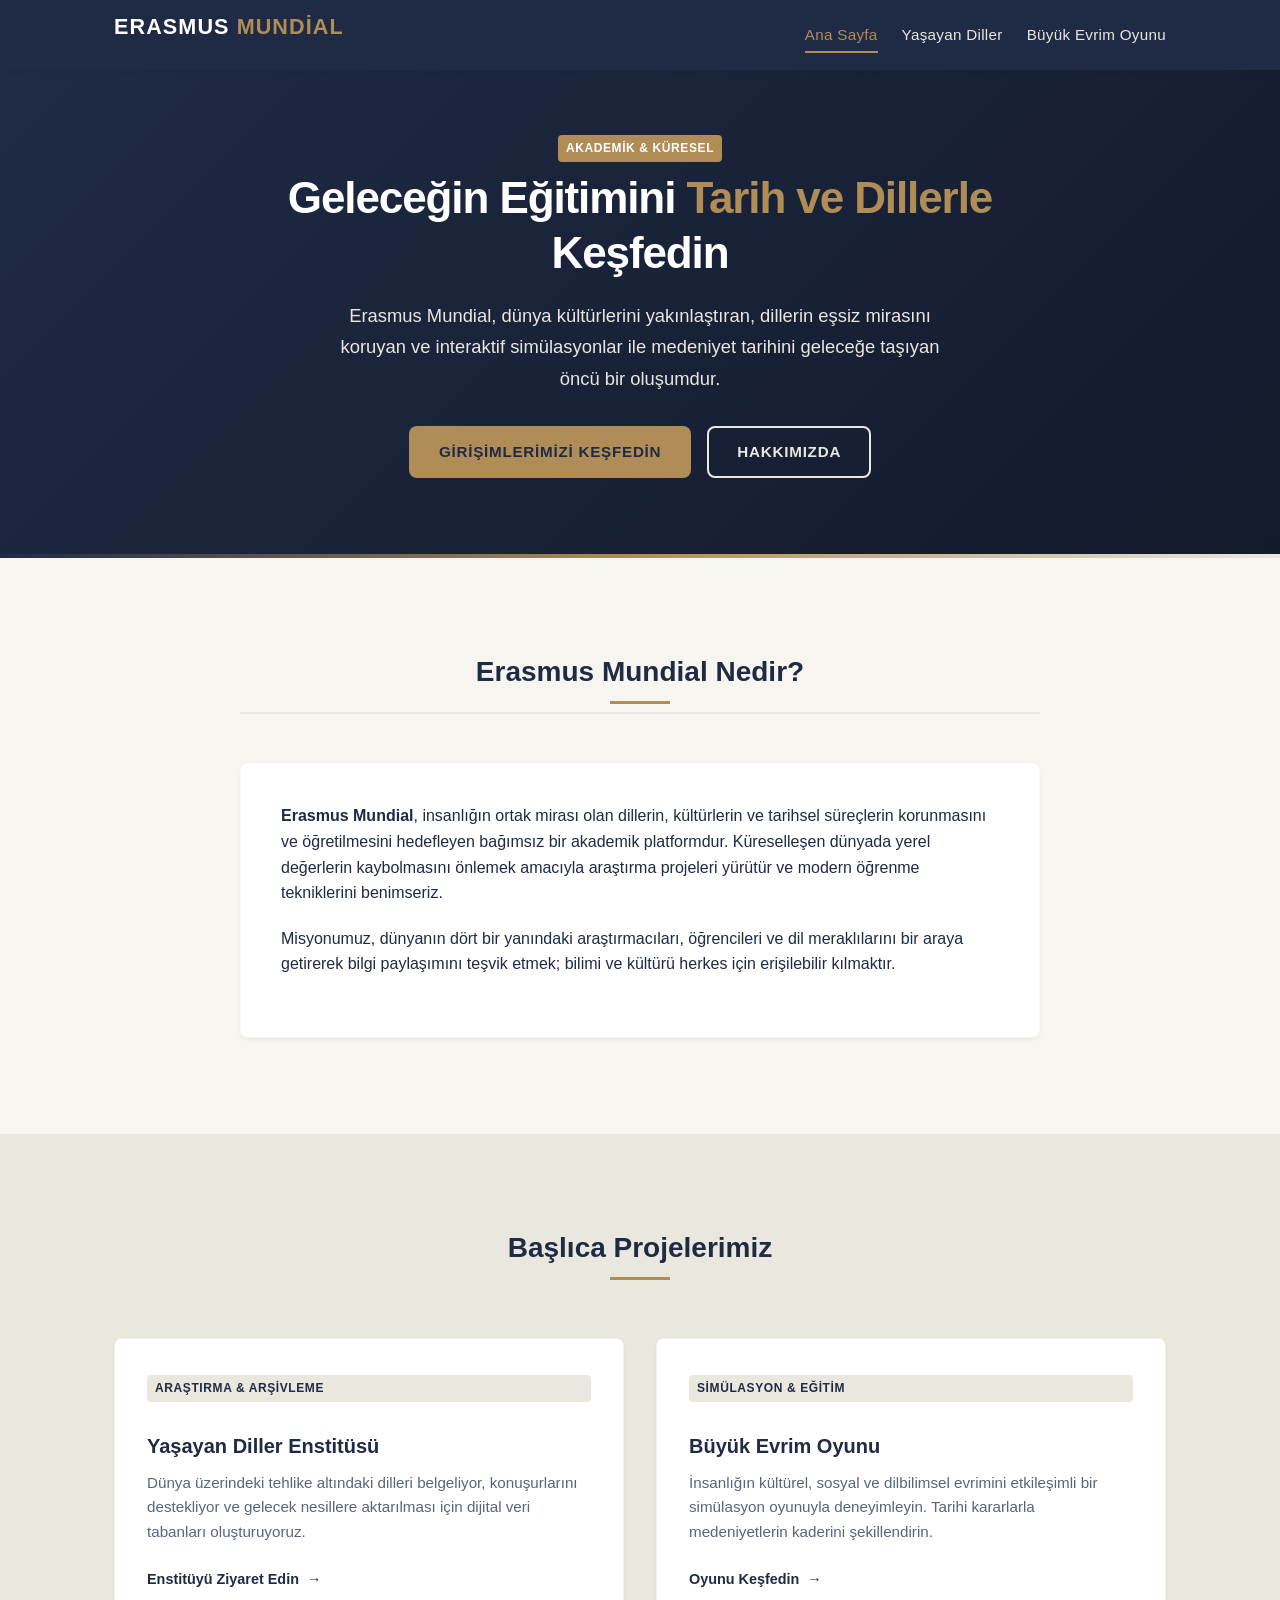
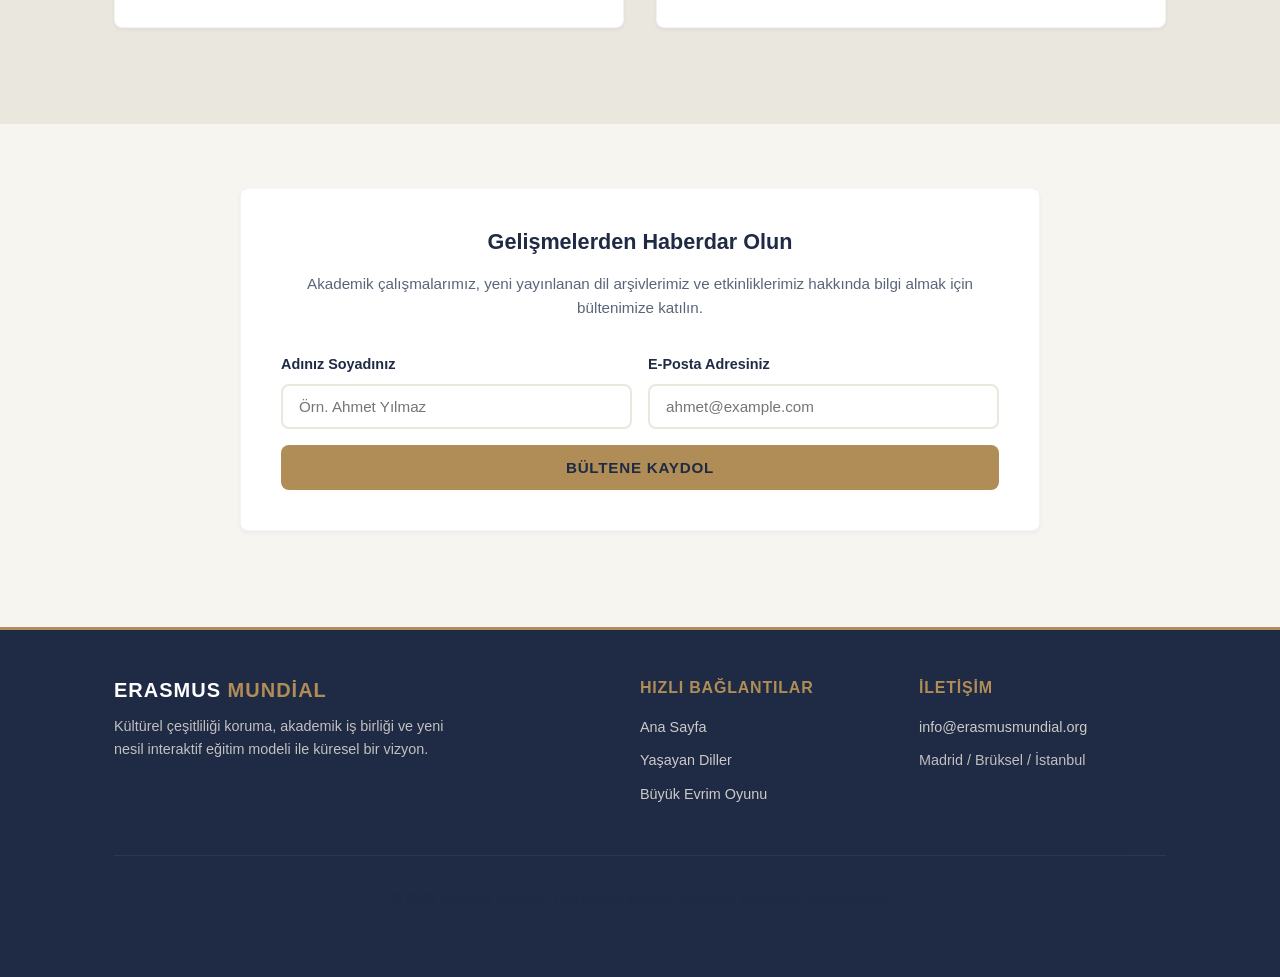
<file: index.html>
<!DOCTYPE html>
<html lang="tr">
<head>
  <meta charset="UTF-8">
  <meta name="viewport" content="width=device-width, initial-scale=1.0">
  <meta name="description" content="Erasmus Mundial - Küresel kültürleri bir araya getiren, dil miraslarını koruyan ve interaktif simülasyonlar sunan akademik tabanlı eğitim platformu.">
  <meta name="keywords" content="erasmus mundial, yaşayan diller enstitüsü, büyük evrim oyunu, kültürel miras, dil eğitimi, statik site">
  <meta name="author" content="Erasmus Mundial">
  <title>Erasmus Mundial | Küresel Eğitim ve Kültürel Keşif Platformu</title>
  
  <!-- System Fonts stylesheets are not required, we use system-ui stack directly in style.css -->
  <link rel="stylesheet" href="./assets/css/style.css">
</head>
<body>

  <!-- Navigation Header -->
  <header>
    <div class="container header-container">
      <a href="./index.html" class="logo-link" id="nav-logo">
        <h1 class="logo-text">Erasmus <span>Mundial</span></h1>
      </a>
      
      <button class="hamburger" id="hamburger" aria-label="Menüyü Aç/Kapat" aria-expanded="false">
        <span class="hamburger-line"></span>
        <span class="hamburger-line"></span>
        <span class="hamburger-line"></span>
      </button>
      
      <ul class="nav-menu" id="nav-menu">
        <li><a href="./index.html" class="nav-link" id="link-home">Ana Sayfa</a></li>
        <li><a href="./livinglanguages/index.html" class="nav-link" id="link-livinglanguages">Yaşayan Diller</a></li>
        <li><a href="./evolution/index.html" class="nav-link" id="link-evolution">Büyük Evrim Oyunu</a></li>
      </ul>
    </div>
  </header>

  <main>
    <!-- Hero Section -->
    <section class="hero fade-in" id="hero-section">
      <div class="container hero-content">
        <span class="badge badge-accent">Akademik & Küresel</span>
        <h1>Geleceğin Eğitimini <span>Tarih ve Dillerle</span> Keşfedin</h1>
        <p>Erasmus Mundial, dünya kültürlerini yakınlaştıran, dillerin eşsiz mirasını koruyan ve interaktif simülasyonlar ile medeniyet tarihini geleceğe taşıyan öncü bir oluşumdur.</p>
        <div class="btn-group">
          <a href="#initiatives" class="btn btn-primary" id="btn-explore">Girişimlerimizi Keşfedin</a>
          <a href="#about" class="btn btn-secondary" id="btn-learn-more">Hakkımızda</a>
        </div>
      </div>
    </section>

    <!-- About Section -->
    <section class="section container fade-in" id="about">
      <div class="content-wrapper">
        <h2 class="section-title" id="about-title">Erasmus Mundial Nedir?</h2>
        <div class="content-block">
          <p><strong>Erasmus Mundial</strong>, insanlığın ortak mirası olan dillerin, kültürlerin ve tarihsel süreçlerin korunmasını ve öğretilmesini hedefleyen bağımsız bir akademik platformdur. Küreselleşen dünyada yerel değerlerin kaybolmasını önlemek amacıyla araştırma projeleri yürütür ve modern öğrenme tekniklerini benimseriz.</p>
          <p>Misyonumuz, dünyanın dört bir yanındaki araştırmacıları, öğrencileri ve dil meraklılarını bir araya getirerek bilgi paylaşımını teşvik etmek; bilimi ve kültürü herkes için erişilebilir kılmaktır.</p>
        </div>
      </div>
    </section>

    <!-- Initiatives Section -->
    <section class="section section-dark fade-in" id="initiatives">
      <div class="container">
        <h2 class="section-title" id="initiatives-title">Başlıca Projelerimiz</h2>
        
        <div class="grid grid-2">
          <!-- Card 1: Living Languages -->
          <div class="card" id="card-livinglanguages">
            <span class="badge">Araştırma & Arşivleme</span>
            <h3 class="card-title">Yaşayan Diller Enstitüsü</h3>
            <p class="card-desc">Dünya üzerindeki tehlike altındaki dilleri belgeliyor, konuşurlarını destekliyor ve gelecek nesillere aktarılması için dijital veri tabanları oluşturuyoruz.</p>
            <a href="./livinglanguages/index.html" class="card-link" id="card-link-languages">
              Enstitüyü Ziyaret Edin <span>&rarr;</span>
            </a>
          </div>

          <!-- Card 2: Evolution Game -->
          <div class="card" id="card-evolution">
            <span class="badge">Simülasyon & Eğitim</span>
            <h3 class="card-title">Büyük Evrim Oyunu</h3>
            <p class="card-desc">İnsanlığın kültürel, sosyal ve dilbilimsel evrimini etkileşimli bir simülasyon oyunuyla deneyimleyin. Tarihi kararlarla medeniyetlerin kaderini şekillendirin.</p>
            <a href="./evolution/index.html" class="card-link" id="card-link-evolution">
              Oyunu Keşfedin <span>&rarr;</span>
            </a>
          </div>
        </div>
      </div>
    </section>

    <!-- Newsletter Section -->
    <section class="section container fade-in" id="newsletter">
      <div class="content-wrapper">
        <div class="content-block" style="text-align: center;">
          <h3 id="newsletter-title" style="border: none; margin-bottom: 0.5rem;">Gelişmelerden Haberdar Olun</h3>
          <p style="color: var(--color-text-muted); font-size: 0.95rem; margin-bottom: 2rem;">Akademik çalışmalarımız, yeni yayınlanan dil arşivlerimiz ve etkinliklerimiz hakkında bilgi almak için bültenimize katılın.</p>
          
          <form class="static-form" id="newsletter-form">
            <div class="grid grid-2" style="margin-bottom: 1rem; gap: 1rem;">
              <div class="form-group" style="margin-bottom: 0;">
                <label for="name" class="form-label">Adınız Soyadınız</label>
                <input type="text" id="name" class="form-control" placeholder="Örn. Ahmet Yılmaz" required>
              </div>
              <div class="form-group" style="margin-bottom: 0;">
                <label for="email" class="form-label">E-Posta Adresiniz</label>
                <input type="email" id="email" class="form-control" placeholder="ahmet@example.com" required>
              </div>
            </div>
            <button type="submit" class="btn btn-primary" style="width: 100%;" id="btn-submit-newsletter">Bültene Kaydol</button>
            <div class="success-message" id="newsletter-success">
              Teşekkürler! Bülten kaydınız başarıyla alındı.
            </div>
          </form>
        </div>
      </div>
    </section>
  </main>

  <!-- Footer -->
  <footer>
    <div class="container">
      <div class="footer-grid">
        <div class="footer-brand" id="footer-brand-section">
          <h4>Erasmus <span>Mundial</span></h4>
          <p>Kültürel çeşitliliği koruma, akademik iş birliği ve yeni nesil interaktif eğitim modeli ile küresel bir vizyon.</p>
        </div>
        
        <div class="footer-links" id="footer-navigation">
          <h5>Hızlı Bağlantılar</h5>
          <ul>
            <li><a href="./index.html">Ana Sayfa</a></li>
            <li><a href="./livinglanguages/index.html">Yaşayan Diller</a></li>
            <li><a href="./evolution/index.html">Büyük Evrim Oyunu</a></li>
          </ul>
        </div>
        
        <div class="footer-links" id="footer-contact">
          <h5>İletişim</h5>
          <ul>
            <li><a href="mailto:info@erasmusmundial.org" target="_blank" rel="noopener noreferrer">info@erasmusmundial.org</a></li>
            <li><span style="font-size: 0.9rem; opacity: 0.8;">Madrid / Brüksel / İstanbul</span></li>
          </ul>
        </div>
      </div>
      
      <div class="footer-bottom" id="footer-copyright">
        <p>&copy; 2026 Erasmus Mundial. Tüm hakları saklıdır. Akademik amaçlarla hazırlanmıştır.</p>
      </div>
    </div>
  </footer>

  <script src="./assets/js/main.js"></script>
</body>
</html>
</file>
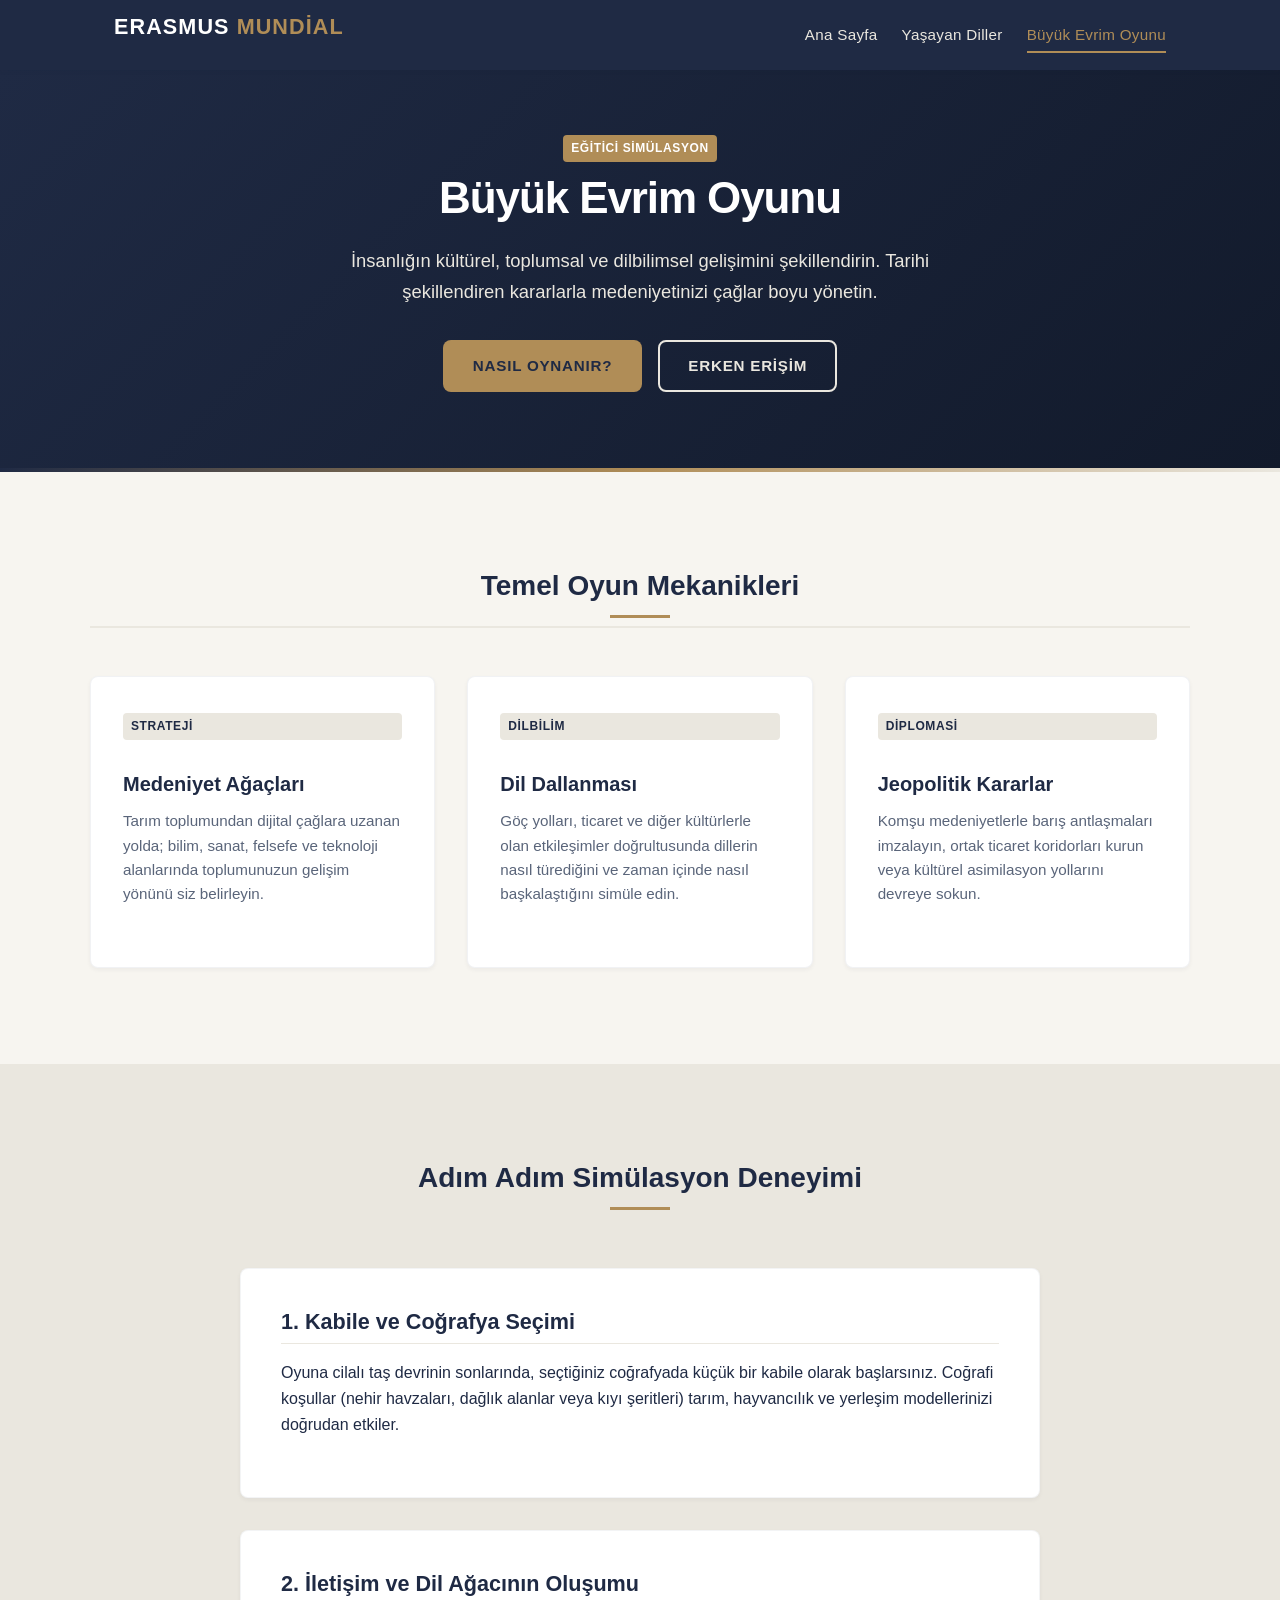
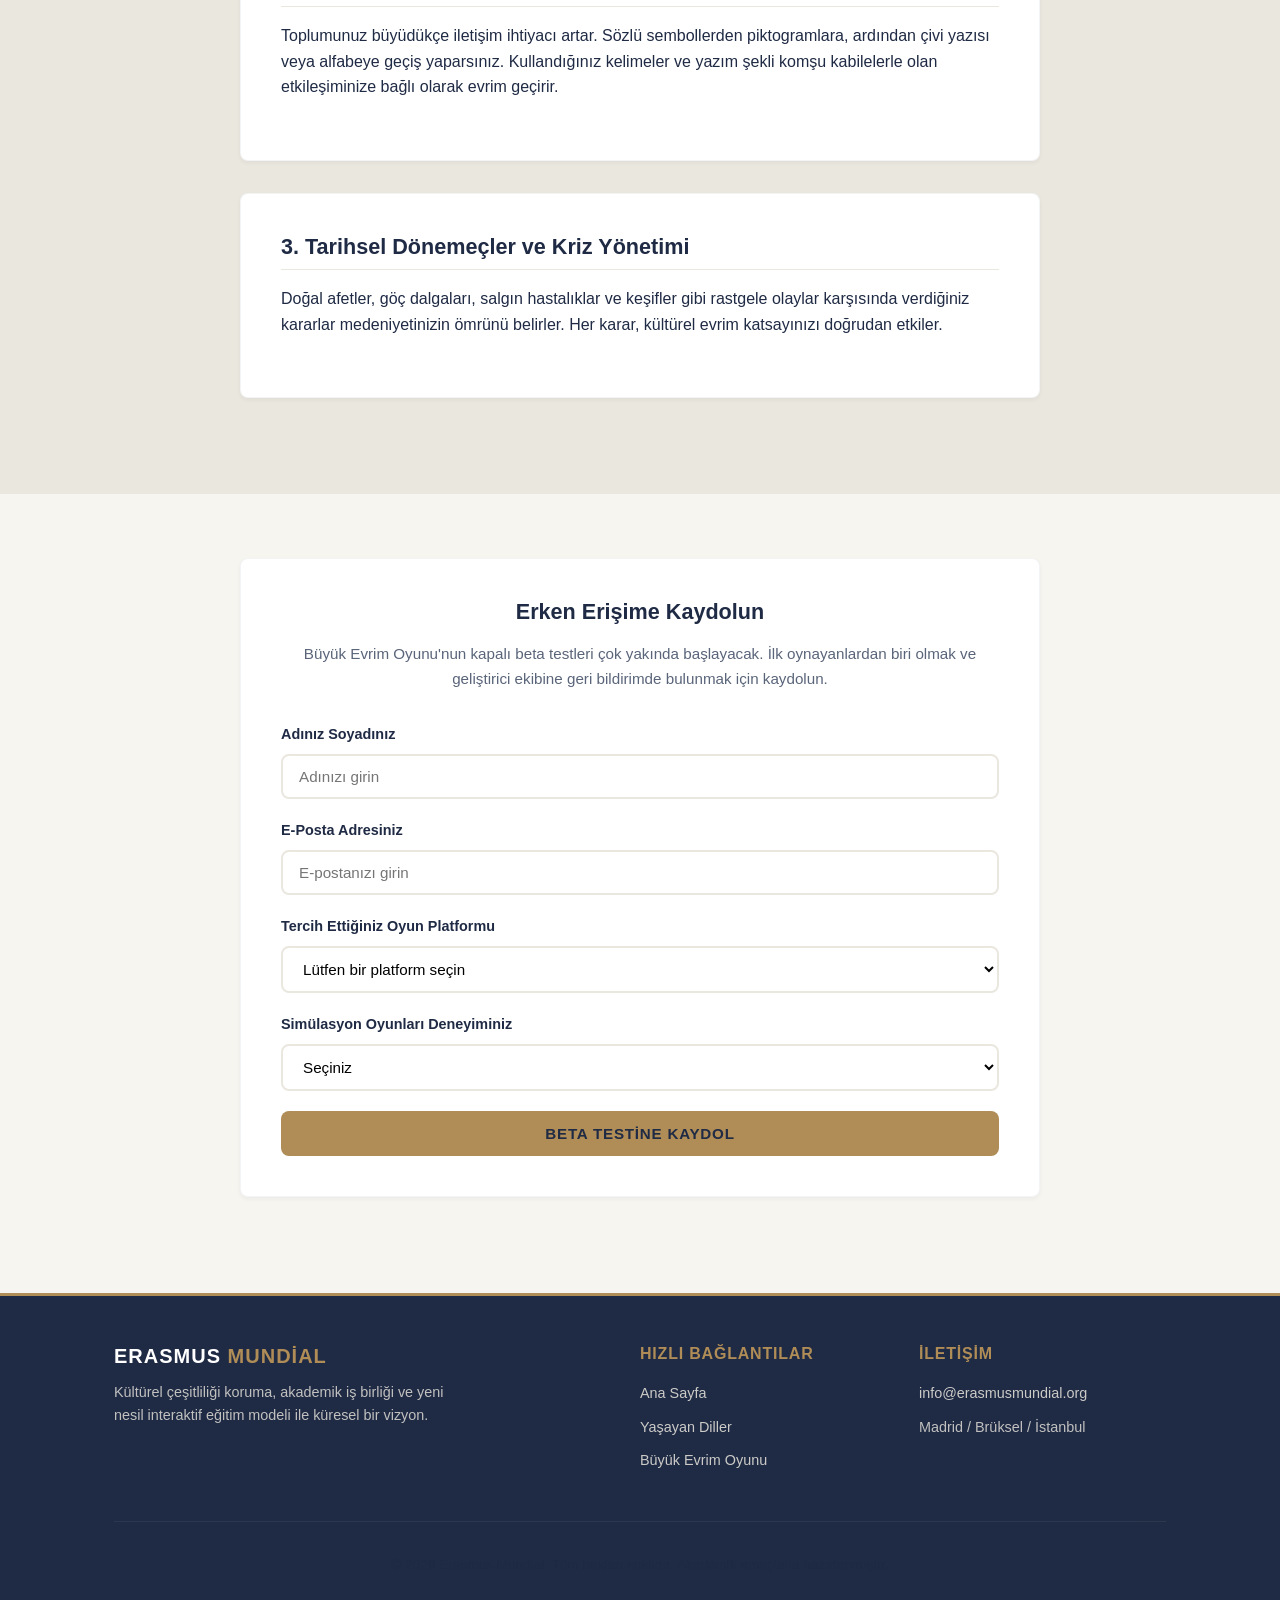
<file: evolution/index.html>
<!DOCTYPE html>
<html lang="tr">
<head>
  <meta charset="UTF-8">
  <meta name="viewport" content="width=device-width, initial-scale=1.0">
  <meta name="description" content="Büyük Evrim Oyunu - İnsanlık tarihini, medeniyetlerin yükselişini ve dil ailelerinin evrimini konu alan stratejik eğitim simülasyonu.">
  <meta name="keywords" content="büyük evrim oyunu, medeniyet simülasyonu, dil evrimi, eğitici oyun, erasmus mundial">
  <meta name="author" content="Erasmus Mundial">
  <title>Büyük Evrim Oyunu | Erasmus Mundial</title>
  
  <link rel="stylesheet" href="../assets/css/style.css">
</head>
<body>

  <!-- Navigation Header -->
  <header>
    <div class="container header-container">
      <a href="../index.html" class="logo-link" id="nav-logo">
        <h1 class="logo-text">Erasmus <span>Mundial</span></h1>
      </a>
      
      <button class="hamburger" id="hamburger" aria-label="Menüyü Aç/Kapat" aria-expanded="false">
        <span class="hamburger-line"></span>
        <span class="hamburger-line"></span>
        <span class="hamburger-line"></span>
      </button>
      
      <ul class="nav-menu" id="nav-menu">
        <li><a href="../index.html" class="nav-link" id="link-home">Ana Sayfa</a></li>
        <li><a href="../livinglanguages/index.html" class="nav-link" id="link-livinglanguages">Yaşayan Diller</a></li>
        <li><a href="../evolution/index.html" class="nav-link" id="link-evolution">Büyük Evrim Oyunu</a></li>
      </ul>
    </div>
  </header>

  <main>
    <!-- Hero Section -->
    <section class="hero fade-in" id="evolution-hero">
      <div class="container hero-content">
        <span class="badge badge-accent">Eğitici Simülasyon</span>
        <h1>Büyük Evrim Oyunu</h1>
        <p>İnsanlığın kültürel, toplumsal ve dilbilimsel gelişimini şekillendirin. Tarihi şekillendiren kararlarla medeniyetinizi çağlar boyu yönetin.</p>
        <div class="btn-group">
          <a href="#concept" class="btn btn-primary" id="btn-view-concept">Nasıl Oynanır?</a>
          <a href="#beta" class="btn btn-secondary" id="btn-beta-register">Erken Erişim</a>
        </div>
      </div>
    </section>

    <!-- Game Mechanics -->
    <section class="section container fade-in" id="mechanics">
      <h2 class="section-title" id="mechanics-title">Temel Oyun Mekanikleri</h2>
      
      <div class="grid grid-3">
        <!-- Card 1 -->
        <div class="card" id="card-civilization">
          <span class="badge">Strateji</span>
          <h3 class="card-title">Medeniyet Ağaçları</h3>
          <p class="card-desc">Tarım toplumundan dijital çağlara uzanan yolda; bilim, sanat, felsefe ve teknoloji alanlarında toplumunuzun gelişim yönünü siz belirleyin.</p>
        </div>

        <!-- Card 2 -->
        <div class="card" id="card-linguistics">
          <span class="badge">Dilbilim</span>
          <h3 class="card-title">Dil Dallanması</h3>
          <p class="card-desc">Göç yolları, ticaret ve diğer kültürlerle olan etkileşimler doğrultusunda dillerin nasıl türediğini ve zaman içinde nasıl başkalaştığını simüle edin.</p>
        </div>

        <!-- Card 3 -->
        <div class="card" id="card-geopolitics">
          <span class="badge">Diplomasi</span>
          <h3 class="card-title">Jeopolitik Kararlar</h3>
          <p class="card-desc">Komşu medeniyetlerle barış antlaşmaları imzalayın, ortak ticaret koridorları kurun veya kültürel asimilasyon yollarını devreye sokun.</p>
        </div>
      </div>
    </section>

    <!-- How It Works / Timeline -->
    <section class="section section-dark fade-in" id="concept">
      <div class="container">
        <div class="content-wrapper">
          <h2 class="section-title" id="concept-title">Adım Adım Simülasyon Deneyimi</h2>
          
          <div class="content-block">
            <h3 id="step1-title">1. Kabile ve Coğrafya Seçimi</h3>
            <p>Oyuna cilalı taş devrinin sonlarında, seçtiğiniz coğrafyada küçük bir kabile olarak başlarsınız. Coğrafi koşullar (nehir havzaları, dağlık alanlar veya kıyı şeritleri) tarım, hayvancılık ve yerleşim modellerinizi doğrudan etkiler.</p>
          </div>

          <div class="content-block">
            <h3 id="step2-title">2. İletişim ve Dil Ağacının Oluşumu</h3>
            <p>Toplumunuz büyüdükçe iletişim ihtiyacı artar. Sözlü sembollerden piktogramlara, ardından çivi yazısı veya alfabeye geçiş yaparsınız. Kullandığınız kelimeler ve yazım şekli komşu kabilelerle olan etkileşiminize bağlı olarak evrim geçirir.</p>
          </div>

          <div class="content-block">
            <h3 id="step3-title">3. Tarihsel Dönemeçler ve Kriz Yönetimi</h3>
            <p>Doğal afetler, göç dalgaları, salgın hastalıklar ve keşifler gibi rastgele olaylar karşısında verdiğiniz kararlar medeniyetinizin ömrünü belirler. Her karar, kültürel evrim katsayınızı doğrudan etkiler.</p>
          </div>
        </div>
      </div>
    </section>

    <!-- Beta Registration Form -->
    <section class="section container fade-in" id="beta">
      <div class="content-wrapper">
        <div class="content-block">
          <h3 style="text-align: center; border: none; margin-bottom: 0.5rem;" id="beta-form-title">Erken Erişime Kaydolun</h3>
          <p style="text-align: center; color: var(--color-text-muted); font-size: 0.95rem; margin-bottom: 2rem;">Büyük Evrim Oyunu'nun kapalı beta testleri çok yakında başlayacak. İlk oynayanlardan biri olmak ve geliştirici ekibine geri bildirimde bulunmak için kaydolun.</p>
          
          <form class="static-form" id="evolution-form">
            <div class="form-group">
              <label for="b-name" class="form-label">Adınız Soyadınız</label>
              <input type="text" id="b-name" class="form-control" placeholder="Adınızı girin" required>
            </div>
            
            <div class="form-group">
              <label for="b-email" class="form-label">E-Posta Adresiniz</label>
              <input type="email" id="b-email" class="form-control" placeholder="E-postanızı girin" required>
            </div>

            <div class="form-group">
              <label for="b-platform" class="form-label">Tercih Ettiğiniz Oyun Platformu</label>
              <select id="b-platform" class="form-control" required>
                <option value="" disabled selected>Lütfen bir platform seçin</option>
                <option value="web">Web Tarayıcı</option>
                <option value="pc">PC / Mac (Masaüstü Uygulaması)</option>
                <option value="mobile">Mobil (iOS / Android)</option>
              </select>
            </div>

            <div class="form-group">
              <label for="b-experience" class="form-label">Simülasyon Oyunları Deneyiminiz</label>
              <select id="b-experience" class="form-control" required>
                <option value="" disabled selected>Seçiniz</option>
                <option value="none">Yeni Başlayan</option>
                <option value="medium">Ara Sıra Oynayan</option>
                <option value="hardcore">Sıkı Simülasyon Oyuncusu</option>
              </select>
            </div>

            <button type="submit" class="btn btn-primary" style="width: 100%;" id="btn-submit-evolution">Beta Testine Kaydol</button>
            <div class="success-message" id="evolution-success">
              Beta kaydınız başarıyla tamamlandı! Ayrıntılar e-posta adresinize gönderilecektir.
            </div>
          </form>
        </div>
      </div>
    </section>
  </main>

  <!-- Footer -->
  <footer>
    <div class="container">
      <div class="footer-grid">
        <div class="footer-brand" id="footer-brand-section">
          <h4>Erasmus <span>Mundial</span></h4>
          <p>Kültürel çeşitliliği koruma, akademik iş birliği ve yeni nesil interaktif eğitim modeli ile küresel bir vizyon.</p>
        </div>
        
        <div class="footer-links" id="footer-navigation">
          <h5>Hızlı Bağlantılar</h5>
          <ul>
            <li><a href="../index.html">Ana Sayfa</a></li>
            <li><a href="../livinglanguages/index.html">Yaşayan Diller</a></li>
            <li><a href="../evolution/index.html">Büyük Evrim Oyunu</a></li>
          </ul>
        </div>
        
        <div class="footer-links" id="footer-contact">
          <h5>İletişim</h5>
          <ul>
            <li><a href="mailto:info@erasmusmundial.org" target="_blank" rel="noopener noreferrer">info@erasmusmundial.org</a></li>
            <li><span style="font-size: 0.9rem; opacity: 0.8;">Madrid / Brüksel / İstanbul</span></li>
          </ul>
        </div>
      </div>
      
      <div class="footer-bottom" id="footer-copyright">
        <p>&copy; 2026 Erasmus Mundial. Tüm hakları saklıdır. Akademik amaçlarla hazırlanmıştır.</p>
      </div>
    </div>
  </footer>

  <script src="../assets/js/main.js"></script>
</body>
</html>
</file>
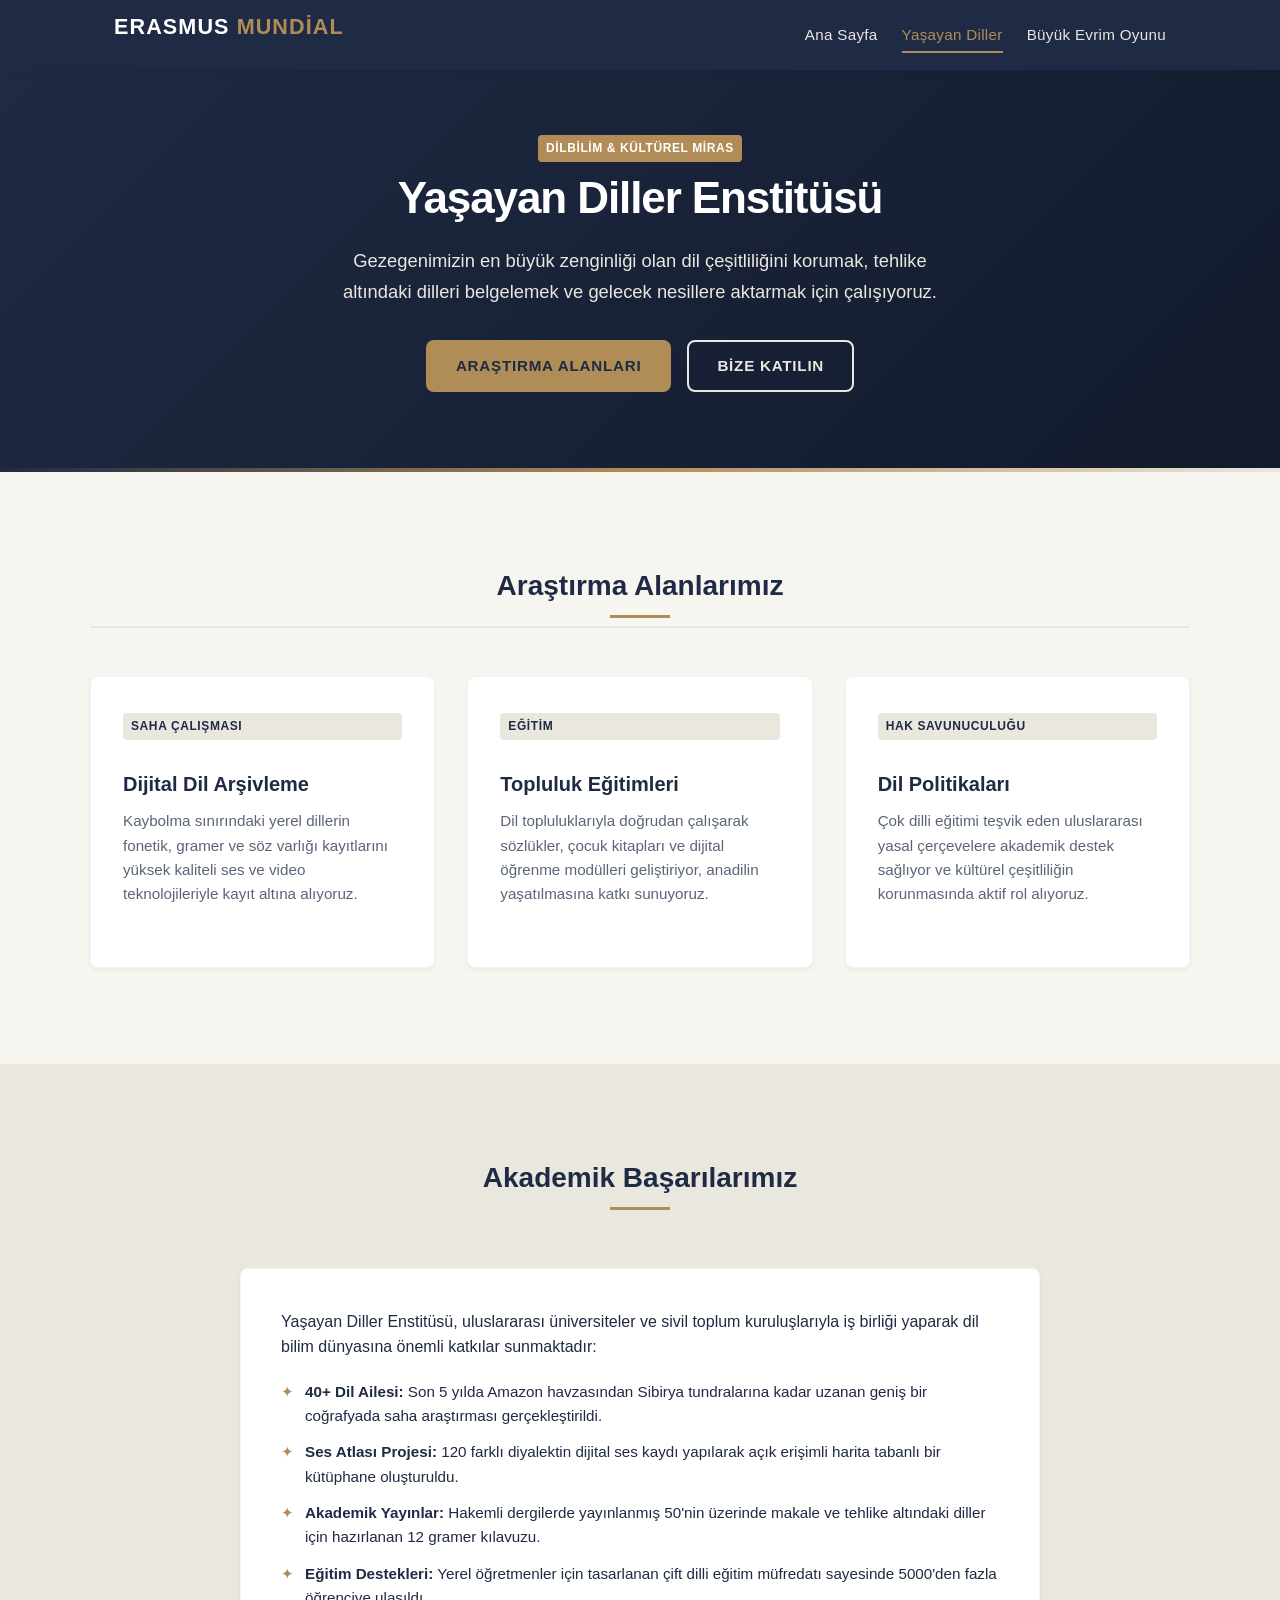
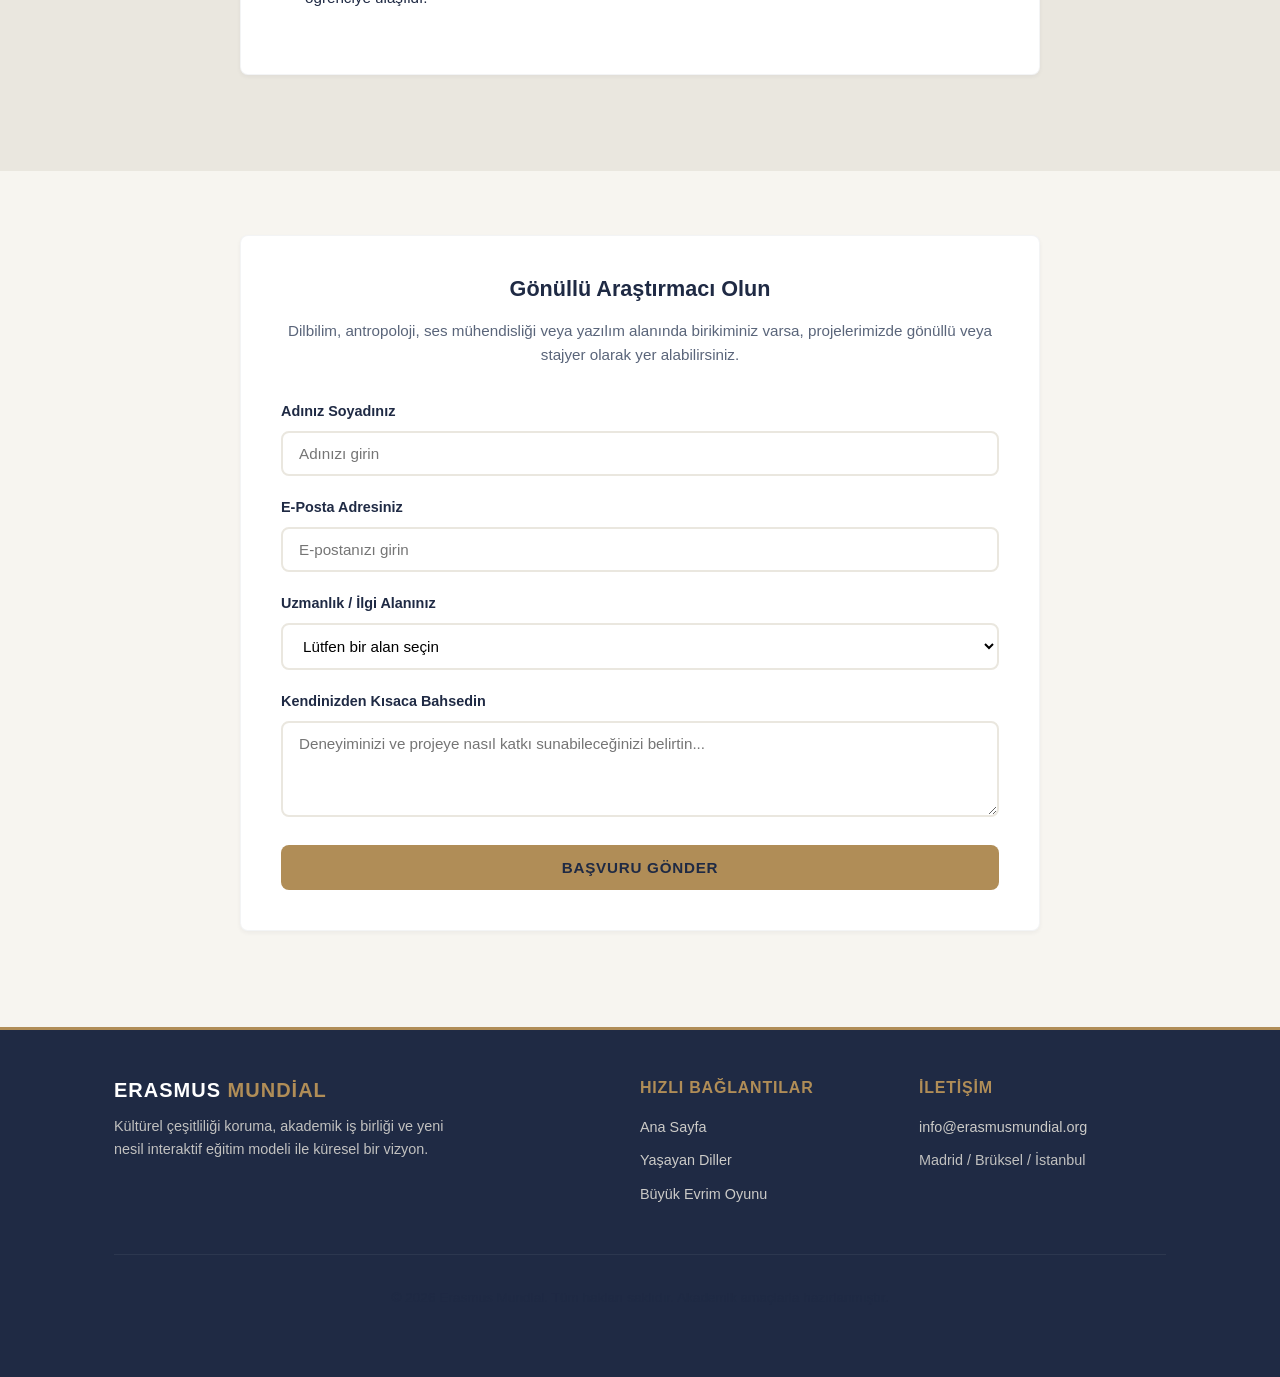
<file: livinglanguages/index.html>
<!DOCTYPE html>
<html lang="tr">
<head>
  <meta charset="UTF-8">
  <meta name="viewport" content="width=device-width, initial-scale=1.0">
  <meta name="description" content="Yaşayan Diller Enstitüsü - Tehlike altındaki dünya dillerinin araştırılması, dijital arşivlenmesi ve kültürel mirasın korunması çalışmaları.">
  <meta name="keywords" content="yaşayan diller enstitüsü, dil arşivleme, tehlike altındaki diller, kültürel koruma, erasmus mundial">
  <meta name="author" content="Erasmus Mundial">
  <title>Yaşayan Diller Enstitüsü | Erasmus Mundial</title>
  
  <link rel="stylesheet" href="../assets/css/style.css">
</head>
<body>

  <!-- Navigation Header -->
  <header>
    <div class="container header-container">
      <a href="../index.html" class="logo-link" id="nav-logo">
        <h1 class="logo-text">Erasmus <span>Mundial</span></h1>
      </a>
      
      <button class="hamburger" id="hamburger" aria-label="Menüyü Aç/Kapat" aria-expanded="false">
        <span class="hamburger-line"></span>
        <span class="hamburger-line"></span>
        <span class="hamburger-line"></span>
      </button>
      
      <ul class="nav-menu" id="nav-menu">
        <li><a href="../index.html" class="nav-link" id="link-home">Ana Sayfa</a></li>
        <li><a href="../livinglanguages/index.html" class="nav-link" id="link-livinglanguages">Yaşayan Diller</a></li>
        <li><a href="../evolution/index.html" class="nav-link" id="link-evolution">Büyük Evrim Oyunu</a></li>
      </ul>
    </div>
  </header>

  <main>
    <!-- Hero Section -->
    <section class="hero fade-in" id="languages-hero">
      <div class="container hero-content">
        <span class="badge badge-accent">Dilbilim & Kültürel Miras</span>
        <h1>Yaşayan Diller Enstitüsü</h1>
        <p>Gezegenimizin en büyük zenginliği olan dil çeşitliliğini korumak, tehlike altındaki dilleri belgelemek ve gelecek nesillere aktarmak için çalışıyoruz.</p>
        <div class="btn-group">
          <a href="#research" class="btn btn-primary" id="btn-view-research">Araştırma Alanları</a>
          <a href="#volunteer" class="btn btn-secondary" id="btn-join-us">Bize Katılın</a>
        </div>
      </div>
    </section>

    <!-- Main Content Info -->
    <section class="section container fade-in" id="research">
      <h2 class="section-title" id="research-title">Araştırma Alanlarımız</h2>
      
      <div class="grid grid-3">
        <!-- Card 1 -->
        <div class="card" id="card-archiving">
          <span class="badge">Saha Çalışması</span>
          <h3 class="card-title">Dijital Dil Arşivleme</h3>
          <p class="card-desc">Kaybolma sınırındaki yerel dillerin fonetik, gramer ve söz varlığı kayıtlarını yüksek kaliteli ses ve video teknolojileriyle kayıt altına alıyoruz.</p>
        </div>

        <!-- Card 2 -->
        <div class="card" id="card-education">
          <span class="badge">Eğitim</span>
          <h3 class="card-title">Topluluk Eğitimleri</h3>
          <p class="card-desc">Dil topluluklarıyla doğrudan çalışarak sözlükler, çocuk kitapları ve dijital öğrenme modülleri geliştiriyor, anadilin yaşatılmasına katkı sunuyoruz.</p>
        </div>

        <!-- Card 3 -->
        <div class="card" id="card-advocacy">
          <span class="badge">Hak Savunuculuğu</span>
          <h3 class="card-title">Dil Politikaları</h3>
          <p class="card-desc">Çok dilli eğitimi teşvik eden uluslararası yasal çerçevelere akademik destek sağlıyor ve kültürel çeşitliliğin korunmasında aktif rol alıyoruz.</p>
        </div>
      </div>
    </section>

    <!-- Stats & Achievements -->
    <section class="section section-dark fade-in" id="achievements">
      <div class="container">
        <div class="content-wrapper">
          <h2 class="section-title" id="achievements-title">Akademik Başarılarımız</h2>
          <div class="content-block">
            <p>Yaşayan Diller Enstitüsü, uluslararası üniversiteler ve sivil toplum kuruluşlarıyla iş birliği yaparak dil bilim dünyasına önemli katkılar sunmaktadır:</p>
            <ul class="academic-list" id="achievements-list">
              <li><strong>40+ Dil Ailesi:</strong> Son 5 yılda Amazon havzasından Sibirya tundralarına kadar uzanan geniş bir coğrafyada saha araştırması gerçekleştirildi.</li>
              <li><strong>Ses Atlası Projesi:</strong> 120 farklı diyalektin dijital ses kaydı yapılarak açık erişimli harita tabanlı bir kütüphane oluşturuldu.</li>
              <li><strong>Akademik Yayınlar:</strong> Hakemli dergilerde yayınlanmış 50'nin üzerinde makale ve tehlike altındaki diller için hazırlanan 12 gramer kılavuzu.</li>
              <li><strong>Eğitim Destekleri:</strong> Yerel öğretmenler için tasarlanan çift dilli eğitim müfredatı sayesinde 5000'den fazla öğrenciye ulaşıldı.</li>
            </ul>
          </div>
        </div>
      </div>
    </section>

    <!-- Volunteer/Contact Form -->
    <section class="section container fade-in" id="volunteer">
      <div class="content-wrapper">
        <div class="content-block">
          <h3 style="text-align: center; border: none; margin-bottom: 0.5rem;" id="volunteer-form-title">Gönüllü Araştırmacı Olun</h3>
          <p style="text-align: center; color: var(--color-text-muted); font-size: 0.95rem; margin-bottom: 2rem;">Dilbilim, antropoloji, ses mühendisliği veya yazılım alanında birikiminiz varsa, projelerimizde gönüllü veya stajyer olarak yer alabilirsiniz.</p>
          
          <form class="static-form" id="languages-form">
            <div class="form-group">
              <label for="v-name" class="form-label">Adınız Soyadınız</label>
              <input type="text" id="v-name" class="form-control" placeholder="Adınızı girin" required>
            </div>
            
            <div class="form-group">
              <label for="v-email" class="form-label">E-Posta Adresiniz</label>
              <input type="email" id="v-email" class="form-control" placeholder="E-postanızı girin" required>
            </div>

            <div class="form-group">
              <label for="v-field" class="form-label">Uzmanlık / İlgi Alanınız</label>
              <select id="v-field" class="form-control" required>
                <option value="" disabled selected>Lütfen bir alan seçin</option>
                <option value="linguistics">Dilbilim & Saha Araştırması</option>
                <option value="software">Yazılım & Dijital Arşivleme</option>
                <option value="audio">Ses & Video Düzenleme</option>
                <option value="translation">Çeviri & Dokümantasyon</option>
                <option value="other">Diğer</option>
              </select>
            </div>

            <div class="form-group">
              <label for="v-message" class="form-label">Kendinizden Kısaca Bahsedin</label>
              <textarea id="v-message" class="form-control" rows="4" placeholder="Deneyiminizi ve projeye nasıl katkı sunabileceğinizi belirtin..." style="resize: vertical;" required></textarea>
            </div>

            <button type="submit" class="btn btn-primary" style="width: 100%;" id="btn-submit-languages">Başvuru Gönder</button>
            <div class="success-message" id="languages-success">
              Başvurunuz başarıyla alındı! Ekibimiz en kısa sürede sizinle iletişime geçecektir.
            </div>
          </form>
        </div>
      </div>
    </section>
  </main>

  <!-- Footer -->
  <footer>
    <div class="container">
      <div class="footer-grid">
        <div class="footer-brand" id="footer-brand-section">
          <h4>Erasmus <span>Mundial</span></h4>
          <p>Kültürel çeşitliliği koruma, akademik iş birliği ve yeni nesil interaktif eğitim modeli ile küresel bir vizyon.</p>
        </div>
        
        <div class="footer-links" id="footer-navigation">
          <h5>Hızlı Bağlantılar</h5>
          <ul>
            <li><a href="../index.html">Ana Sayfa</a></li>
            <li><a href="../livinglanguages/index.html">Yaşayan Diller</a></li>
            <li><a href="../evolution/index.html">Büyük Evrim Oyunu</a></li>
          </ul>
        </div>
        
        <div class="footer-links" id="footer-contact">
          <h5>İletişim</h5>
          <ul>
            <li><a href="mailto:info@erasmusmundial.org" target="_blank" rel="noopener noreferrer">info@erasmusmundial.org</a></li>
            <li><span style="font-size: 0.9rem; opacity: 0.8;">Madrid / Brüksel / İstanbul</span></li>
          </ul>
        </div>
      </div>
      
      <div class="footer-bottom" id="footer-copyright">
        <p>&copy; 2026 Erasmus Mundial. Tüm hakları saklıdır. Akademik amaçlarla hazırlanmıştır.</p>
      </div>
    </div>
  </footer>

  <script src="../assets/js/main.js"></script>
</body>
</html>
</file>
<file: assets/css/style.css>
/* Erasmus Mundial - Global Stylesheet */

:root {
  /* Color Palette */
  --color-primary: #1F2A44;       /* Oxford Blue */
  --color-secondary: #EAE7DF;     /* Parchment Cream */
  --color-accent: #B08D57;        /* Matte Gold */
  --color-accent-hover: #957545;  /* Darker Gold for hover state */
  --color-bg-dark: #121A2B;       /* Dark Navy for footer/hero variants */
  --color-bg-light: #F7F5F0;      /* Light Cream for body and sections */
  --color-card-bg: #FFFFFF;       /* Pure White for cards */
  --color-text-dark: #1F2A44;     /* Deep navy for primary readability */
  --color-text-muted: #5A657A;    /* Muted grey-blue for secondary text */
  --color-text-light: #EAE7DF;    /* Light cream text for dark backgrounds */
  --color-white: #FFFFFF;
  --color-success: #2E7D32;
  
  /* Layout & Spacing */
  --max-width: 1100px;
  --header-height: 70px;
  
  /* Fonts */
  --font-sans: -apple-system, BlinkMacSystemFont, "Segoe UI", Roboto, Helvetica, Arial, sans-serif, "Apple Color Emoji", "Segoe UI Emoji";
  --transition: all 0.3s cubic-bezier(0.25, 0.8, 0.25, 1);
  --shadow-sm: 0 2px 4px rgba(31, 42, 68, 0.05);
  --shadow-md: 0 8px 16px rgba(31, 42, 68, 0.08);
  --shadow-lg: 0 16px 32px rgba(31, 42, 68, 0.12);
  --border-radius: 8px;
}

/* Reset and Base Styles */
*, *::before, *::after {
  box-sizing: border-box;
  margin: 0;
  padding: 0;
}

html {
  font-size: 16px;
  scroll-behavior: smooth;
  height: 100%;
}

body {
  font-family: var(--font-sans);
  background-color: var(--color-bg-light);
  color: var(--color-text-dark);
  line-height: 1.6;
  -webkit-font-smoothing: antialiased;
  -moz-osx-font-smoothing: grayscale;
  display: flex;
  flex-direction: column;
  min-height: 100vh;
}

/* Container */
.container {
  width: 100%;
  max-width: var(--max-width);
  margin: 0 auto;
  padding: 0 1.5rem;
}

/* Typography */
h1, h2, h3, h4, h5, h6 {
  font-weight: 700;
  line-height: 1.25;
  margin-bottom: 1rem;
  color: var(--color-primary);
}

h1 {
  font-size: 2.25rem;
  letter-spacing: -0.025em;
}

h2 {
  font-size: 1.75rem;
  border-bottom: 2px solid var(--color-secondary);
  padding-bottom: 0.5rem;
  margin-top: 2rem;
}

h3 {
  font-size: 1.35rem;
  margin-top: 1.5rem;
}

p {
  margin-bottom: 1.25rem;
  color: var(--color-text-dark);
}

a {
  color: var(--color-accent);
  text-decoration: none;
  transition: var(--transition);
}

a:hover {
  color: var(--color-accent-hover);
}

/* Header & Navigation */
header {
  background-color: var(--color-primary);
  height: var(--header-height);
  position: sticky;
  top: 0;
  z-index: 1000;
  box-shadow: var(--shadow-sm);
  display: flex;
  align-items: center;
}

.header-container {
  display: flex;
  justify-content: space-between;
  align-items: center;
  width: 100%;
}

.logo-link {
  display: flex;
  align-items: center;
}

.logo-text {
  color: var(--color-white);
  font-size: 1.35rem;
  font-weight: 700;
  letter-spacing: 0.05em;
  text-transform: uppercase;
}

.logo-text span {
  color: var(--color-accent);
}

/* Navigation Links */
.nav-menu {
  display: flex;
  list-style: none;
  gap: 1.5rem;
}

.nav-link {
  color: var(--color-secondary);
  font-weight: 500;
  font-size: 0.95rem;
  padding: 0.5rem 0;
  border-bottom: 2px solid transparent;
  transition: var(--transition);
  letter-spacing: 0.02em;
}

.nav-link:hover, 
.nav-link.active {
  color: var(--color-accent);
  border-bottom-color: var(--color-accent);
}

/* Mobile Hamburger Menu */
.hamburger {
  display: none;
  background: none;
  border: none;
  cursor: pointer;
  padding: 0.5rem;
  z-index: 1001;
}

.hamburger-line {
  display: block;
  width: 24px;
  height: 2px;
  margin: 5px 0;
  background-color: var(--color-white);
  transition: var(--transition);
}

/* Mobile Menu State via JS */
.hamburger.active .hamburger-line:nth-child(1) {
  transform: translateY(7px) rotate(45deg);
}

.hamburger.active .hamburger-line:nth-child(2) {
  opacity: 0;
}

.hamburger.active .hamburger-line:nth-child(3) {
  transform: translateY(-7px) rotate(-45deg);
}

/* Responsive Menu */
@media (max-width: 768px) {
  .hamburger {
    display: block;
  }
  
  .nav-menu {
    position: fixed;
    top: var(--header-height);
    left: 0;
    right: 0;
    bottom: 0;
    background-color: var(--color-primary);
    flex-direction: column;
    align-items: center;
    padding: 3rem 1.5rem;
    gap: 2rem;
    transform: translateY(-100%);
    opacity: 0;
    visibility: hidden;
    transition: var(--transition);
    z-index: 999;
  }
  
  .nav-menu.active {
    transform: translateY(0);
    opacity: 1;
    visibility: visible;
  }
  
  .nav-link {
    font-size: 1.25rem;
  }
}

/* Main Content area */
main {
  flex: 1 0 auto;
}

/* Hero Section */
.hero {
  background-color: var(--color-primary);
  background-image: linear-gradient(135deg, var(--color-primary) 0%, var(--color-bg-dark) 100%);
  color: var(--color-white);
  padding: 4rem 0 5rem 0;
  position: relative;
  overflow: hidden;
  text-align: center;
}

.hero::after {
  content: '';
  position: absolute;
  bottom: 0;
  left: 0;
  right: 0;
  height: 4px;
  background: linear-gradient(90deg, var(--color-primary) 0%, var(--color-accent) 50%, var(--color-secondary) 100%);
}

.hero-content {
  max-width: 800px;
  margin: 0 auto;
}

.hero h1 {
  color: var(--color-white);
  font-size: 2.75rem;
  margin-bottom: 1.25rem;
}

.hero h1 span {
  color: var(--color-accent);
}

.hero p {
  color: var(--color-secondary);
  font-size: 1.15rem;
  max-width: 600px;
  margin: 0 auto 2rem auto;
  line-height: 1.7;
}

/* Buttons */
.btn {
  display: inline-block;
  padding: 0.75rem 1.75rem;
  font-size: 0.95rem;
  font-weight: 600;
  text-align: center;
  border-radius: var(--border-radius);
  transition: var(--transition);
  cursor: pointer;
  border: 2px solid transparent;
  letter-spacing: 0.05em;
  text-transform: uppercase;
}

.btn-primary {
  background-color: var(--color-accent);
  color: var(--color-primary);
}

.btn-primary:hover {
  background-color: var(--color-accent-hover);
  color: var(--color-white);
  transform: translateY(-2px);
}

.btn-secondary {
  background-color: transparent;
  border-color: var(--color-secondary);
  color: var(--color-secondary);
}

.btn-secondary:hover {
  background-color: var(--color-secondary);
  color: var(--color-primary);
  transform: translateY(-2px);
}

.btn-outline {
  background-color: transparent;
  border-color: var(--color-accent);
  color: var(--color-accent);
}

.btn-outline:hover {
  background-color: var(--color-accent);
  color: var(--color-primary);
  transform: translateY(-2px);
}

.btn-group {
  display: flex;
  justify-content: center;
  gap: 1rem;
  flex-wrap: wrap;
}

/* Sections */
.section {
  padding: 4rem 0;
}

.section-dark {
  background-color: var(--color-secondary);
  color: var(--color-text-dark);
}

.section-title {
  text-align: center;
  margin-bottom: 3rem;
  position: relative;
}

.section-title::after {
  content: '';
  display: block;
  width: 60px;
  height: 3px;
  background-color: var(--color-accent);
  margin: 0.75rem auto 0 auto;
}

/* Card Grid */
.grid {
  display: grid;
  grid-template-columns: 1fr;
  gap: 2rem;
  margin-bottom: 2rem;
}

@media (min-width: 768px) {
  .grid-2 {
    grid-template-columns: repeat(2, 1fr);
  }
  
  .grid-3 {
    grid-template-columns: repeat(3, 1fr);
  }
}

/* Cards */
.card {
  background-color: var(--color-card-bg);
  border-radius: var(--border-radius);
  padding: 2.25rem 2rem;
  box-shadow: var(--shadow-sm);
  transition: var(--transition);
  display: flex;
  flex-direction: column;
  border: 1px solid rgba(31, 42, 68, 0.06);
  position: relative;
  overflow: hidden;
}

.card::before {
  content: '';
  position: absolute;
  top: 0;
  left: 0;
  width: 4px;
  height: 100%;
  background-color: var(--color-accent);
  opacity: 0;
  transition: var(--transition);
}

.card:hover {
  transform: translateY(-5px);
  box-shadow: var(--shadow-md);
}

.card:hover::before {
  opacity: 1;
}

.card-title {
  font-size: 1.25rem;
  margin-bottom: 0.75rem;
}

.card-desc {
  color: var(--color-text-muted);
  font-size: 0.95rem;
  margin-bottom: 1.5rem;
  flex-grow: 1;
}

.card-link {
  font-weight: 600;
  font-size: 0.9rem;
  display: inline-flex;
  align-items: center;
  gap: 0.5rem;
  color: var(--color-primary);
}

.card-link:hover {
  color: var(--color-accent);
}

.card-link span {
  transition: var(--transition);
}

.card-link:hover span {
  transform: translateX(4px);
}

/* Content Columns & Text blocks */
.content-wrapper {
  max-width: 800px;
  margin: 0 auto;
}

.content-block {
  background-color: var(--color-card-bg);
  padding: 2.5rem;
  border-radius: var(--border-radius);
  box-shadow: var(--shadow-sm);
  margin-bottom: 2rem;
  border: 1px solid rgba(31, 42, 68, 0.05);
}

.content-block h3 {
  margin-top: 0;
  color: var(--color-primary);
  border-bottom: 1px solid var(--color-secondary);
  padding-bottom: 0.5rem;
  margin-bottom: 1rem;
}

/* Form Styles */
.form-group {
  margin-bottom: 1.25rem;
  text-align: left;
}

.form-label {
  display: block;
  font-weight: 600;
  margin-bottom: 0.5rem;
  font-size: 0.9rem;
  color: var(--color-primary);
}

.form-control {
  width: 100%;
  padding: 0.75rem 1rem;
  font-size: 0.95rem;
  font-family: var(--font-sans);
  border: 2px solid var(--color-secondary);
  border-radius: var(--border-radius);
  background-color: var(--color-white);
  transition: var(--transition);
}

.form-control:focus {
  outline: none;
  border-color: var(--color-accent);
  box-shadow: 0 0 0 3px rgba(176, 141, 87, 0.15);
}

.success-message {
  display: none;
  margin-top: 1rem;
  padding: 0.75rem;
  background-color: #E8F5E9;
  color: var(--color-success);
  border-radius: var(--border-radius);
  font-weight: 500;
  text-align: center;
}

/* Footer */
footer {
  background-color: var(--color-primary);
  color: var(--color-text-light);
  padding: 3rem 0;
  margin-top: auto;
  border-top: 3px solid var(--color-accent);
}

.footer-grid {
  display: grid;
  grid-template-columns: 1fr;
  gap: 2rem;
  margin-bottom: 2.5rem;
}

@media (min-width: 768px) {
  .footer-grid {
    grid-template-columns: 2fr 1fr 1fr;
  }
}

.footer-brand h4 {
  color: var(--color-white);
  font-size: 1.25rem;
  margin-bottom: 0.75rem;
  text-transform: uppercase;
  letter-spacing: 0.05em;
}

.footer-brand h4 span {
  color: var(--color-accent);
}

.footer-brand p {
  color: var(--color-secondary);
  font-size: 0.9rem;
  opacity: 0.8;
  max-width: 350px;
}

.footer-links h5 {
  color: var(--color-accent);
  font-size: 1rem;
  margin-bottom: 1rem;
  text-transform: uppercase;
  letter-spacing: 0.05em;
}

.footer-links ul {
  list-style: none;
}

.footer-links li {
  margin-bottom: 0.5rem;
}

.footer-links a {
  color: var(--color-secondary);
  font-size: 0.9rem;
  opacity: 0.85;
}

.footer-links a:hover {
  color: var(--color-accent);
  opacity: 1;
  padding-left: 2px;
}

.footer-bottom {
  text-align: center;
  padding-top: 2rem;
  border-top: 1px solid rgba(234, 231, 223, 0.1);
  font-size: 0.85rem;
  color: var(--color-secondary);
  opacity: 0.7;
}

/* Accent Badge decoration */
.badge {
  display: inline-block;
  padding: 0.25rem 0.5rem;
  background-color: var(--color-secondary);
  color: var(--color-primary);
  font-size: 0.75rem;
  font-weight: 700;
  border-radius: 4px;
  text-transform: uppercase;
  letter-spacing: 0.05em;
  margin-bottom: 0.5rem;
}

.badge-accent {
  background-color: var(--color-accent);
  color: var(--color-white);
}

/* Academic lists */
.academic-list {
  list-style: none;
  margin-bottom: 1.5rem;
}

.academic-list li {
  position: relative;
  padding-left: 1.5rem;
  margin-bottom: 0.75rem;
  font-size: 0.95rem;
}

.academic-list li::before {
  content: '✦';
  position: absolute;
  left: 0;
  color: var(--color-accent);
}

/* Simple Micro-animations */
@keyframes fadeIn {
  from { opacity: 0; transform: translateY(10px); }
  to { opacity: 1; transform: translateY(0); }
}

.fade-in {
  animation: fadeIn 0.6s cubic-bezier(0.25, 0.8, 0.25, 1) forwards;
}
</file>
